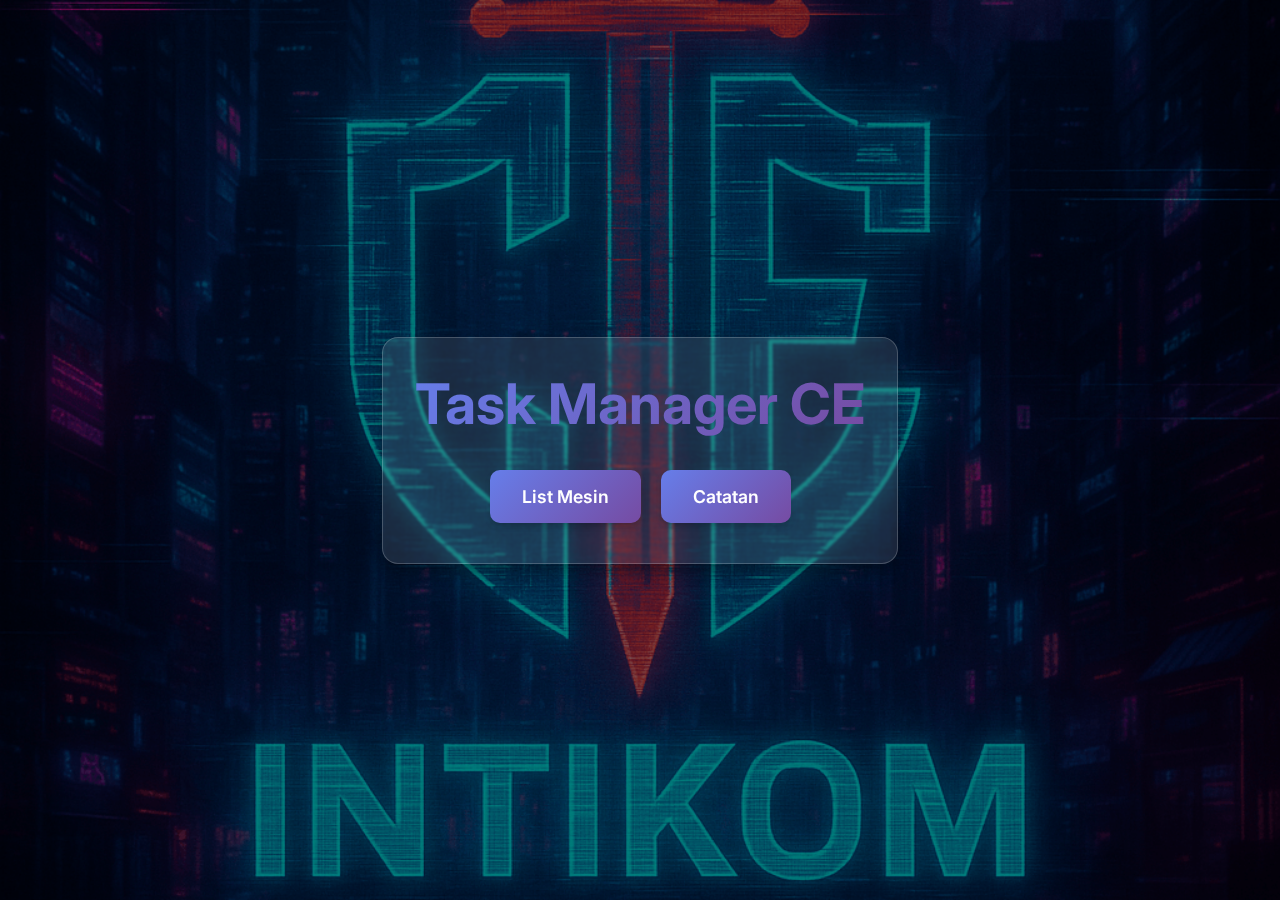
<file: index.html>
<!DOCTYPE html>
<html lang="en">
<head>
  <meta charset="UTF-8" />
  <meta name="viewport" content="width=device-width, initial-scale=1.0" />
  <title>Welcome to Task Manager</title>

  <!-- PWA Meta and Manifest -->
  <link rel="manifest" href="manifest.json" />
  <meta name="theme-color" content="#00e5ff" />
  <meta name="apple-mobile-web-app-capable" content="yes" />
  <meta name="apple-mobile-web-app-status-bar-style" content="black-translucent" />
  <meta name="apple-mobile-web-app-title" content="TaskManager" />
  <meta name="mobile-web-app-capable" content="yes" />

  <!-- Favicon and Icons -->
  <link rel="icon" type="image/png" sizes="16x16" href="icon-16x16.png" />
  <link rel="icon" type="image/png" sizes="32x32" href="icon-32x32.png" />
  <link rel="apple-touch-icon" sizes="192x192" href="icon-192x192.png" />
  <link rel="apple-touch-icon" sizes="512x512" href="icon-512x512.png" />

  <!-- Styles -->
  <style>
    @import url('https://fonts.googleapis.com/css2?family=Inter:wght@300;400;500;600;700&display=swap');

    :root {
      --primary-color: #6366f1;
      --primary-hover: #4f46e5;
      --text-color: #ffffff;
      --bg-color: rgba(0, 0, 0, 0.5);
      --card-bg: rgba(255, 255, 255, 0.1);
      --border-color: rgba(255, 255, 255, 0.2);
      --shadow-lg: 0 10px 15px -3px rgba(0, 0, 0, 0.3);
    }

    * {
      box-sizing: border-box;
      margin: 0;
      padding: 0;
    }

    body {
      font-family: 'Inter', sans-serif;
      height: 100vh;
      display: flex;
      flex-direction: column;
      justify-content: center;
      align-items: center;
      color: var(--text-color);
      background: url('img.jpg') no-repeat center center fixed;
      background-size: cover;
      position: relative;
    }

    body::before {
      content: '';
      position: absolute;
      top: 0;
      left: 0;
      width: 100%;
      height: 100%;
      background-color: rgba(0, 0, 0, 0.5);
      z-index: -1;
    }

    .welcome-container {
      text-align: center;
      max-width: 800px;
      padding: 2rem;
      background: var(--card-bg);
      backdrop-filter: blur(1px);
      border-radius: 16px;
      border: 1px solid var(--border-color);
      box-shadow: var(--shadow-lg);
      margin: 1rem;
    }

    h1 {
      font-size: clamp(2rem, 5vw, 3.5rem);
      margin-bottom: 1.5rem;
      background: linear-gradient(135deg, #667eea 0%, #764ba2 100%);
      -webkit-background-clip: text;
      -webkit-text-fill-color: transparent;
      background-clip: text;
    }

    p {
      font-size: clamp(1rem, 2vw, 1.2rem);
      margin-bottom: 2rem;
      line-height: 1.6;
    }

    .continue-btn {
      padding: 1rem 2rem;
      border: none;
      border-radius: 10px;
      background: linear-gradient(135deg, #667eea 0%, #764ba2 100%);
      color: white;
      font-size: 1.1rem;
      font-weight: 600;
      cursor: pointer;
      transition: all 0.3s ease;
      box-shadow: 0 4px 6px -1px rgba(0, 0, 0, 0.2);
      text-decoration: none;
      display: inline-block;
      margin: 0.5rem;
    }

    .continue-btn:hover {
      transform: translateY(-3px);
      box-shadow: 0 10px 15px -3px rgba(0, 0, 0, 0.3);
      background: linear-gradient(135deg, #5a6fd1 0%, #6a4096 100%);
    }

    @media (max-width: 768px) {
      .welcome-container {
        padding: 1.5rem;
      }

      h1 {
        font-size: 2rem;
      }

      p {
        font-size: 1rem;
      }

      .continue-btn {
        padding: 0.8rem 1.5rem;
        font-size: 1rem;
      }
    }

    /* Modal */
    .modal {
      display: none;
      position: fixed;
      z-index: 9999;
      left: 0;
      top: 0;
      width: 100%;
      height: 100%;
      background-color: rgba(0, 0, 0, 0.6);
      justify-content: center;
      align-items: center;
    }

    .modal-content {
      background: #fff;
      color: #333;
      padding: 20px 30px;
      border-radius: 10px;
      font-size: 18px;
      font-weight: 500;
      box-shadow: 0 8px 16px rgba(0, 0, 0, 0.3);
    }
  </style>
</head>
<body>
  <div class="welcome-container">
    <h1>
      <a href="admin.html" style="text-decoration: none; color: inherit; cursor: pointer;">Task Manager CE</a>
    </h1>
    <a href="app.html" class="continue-btn">List Mesin</a>
    <a href="app1.html" class="continue-btn">Catatan</a>
  </div>

  <!-- MODAL -->
  <div id="myModal" class="modal">
    <div class="modal-content">
      <p>Halaman dimuat ulang</p>
    </div>
  </div>

  <!-- TAP 5X SCRIPT -->
  <script>
    let tapCount = 0;
    let tapTimer;

    document.body.addEventListener("click", () => {
      tapCount++;
      clearTimeout(tapTimer);
      tapTimer = setTimeout(() => tapCount = 0, 1000);

      if (tapCount === 5) {
        tapCount = 0;
        showModal();
      }
    });

    function showModal() {
      const modal = document.getElementById("myModal");
      modal.style.display = "flex";

      setTimeout(() => {
        modal.style.display = "none";
        location.reload();
      }, 1500);
    }
  </script>

  <!-- PWA Script: Service Worker + Install Prompt -->
  <script>
    if ('serviceWorker' in navigator) {
      navigator.serviceWorker.register('/EPS/sw.js')
        .then((reg) => console.log('Service Worker registered from index.html', reg))
        .catch((err) => console.error('SW registration failed', err));
    }

    let deferredPrompt;
    window.addEventListener('beforeinstallprompt', (e) => {
      e.preventDefault();
      deferredPrompt = e;
      console.log('Install prompt available');
      // Tampilkan tombol install jika ingin
    });

    window.addEventListener('appinstalled', () => {
      console.log('App installed from index.html');
    });
  </script>
</body>
</html>
</file>
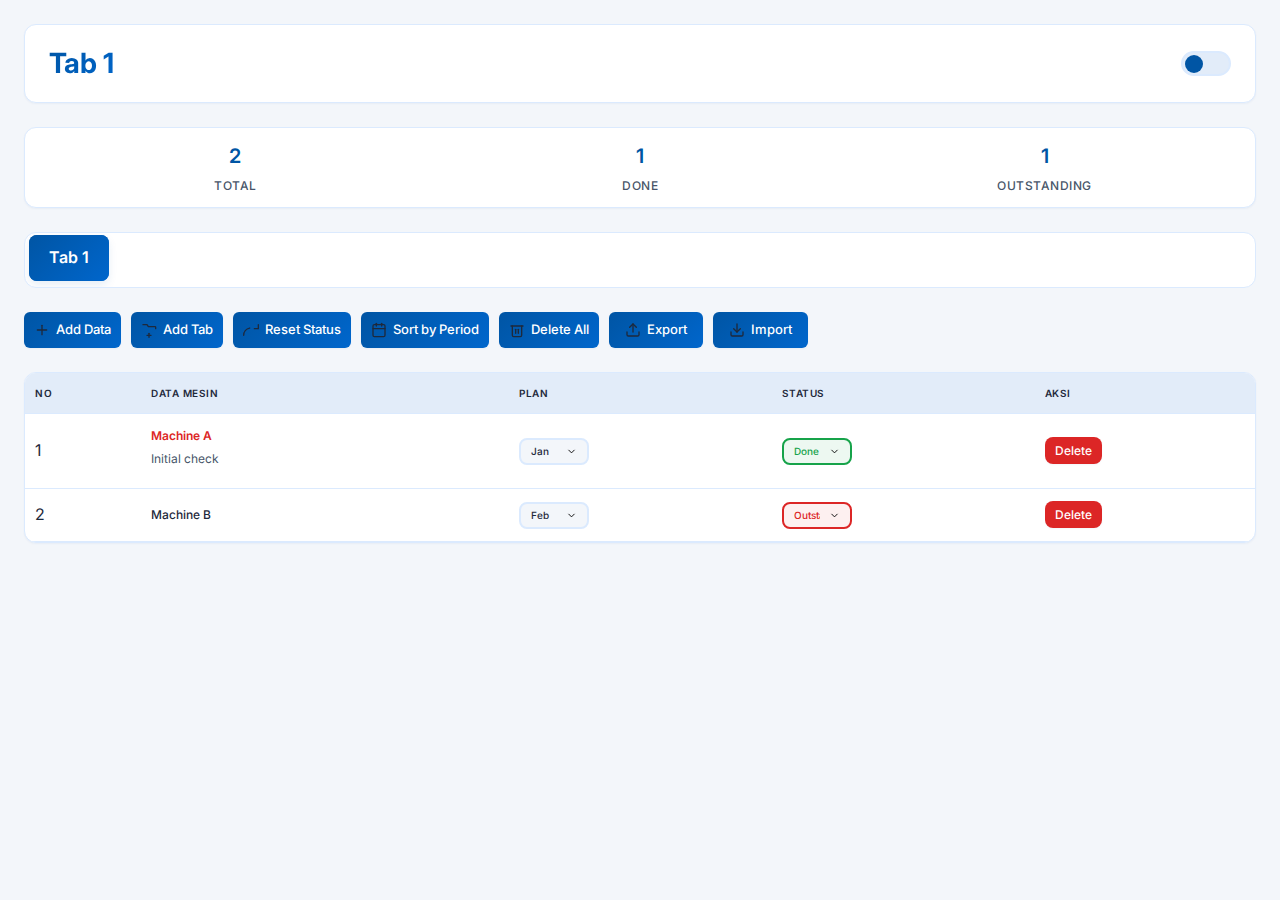
<file: app.html>
<!DOCTYPE html>
<html lang="en">
<head>
    <meta charset="UTF-8">
    <meta name="viewport" content="width=device-width, initial-scale=1.0">
    <title>Task Manager - Multi Tab</title>
    <link rel="stylesheet" href="styles.css">
    <link id="theme-link" rel="stylesheet" href="theme-light.css">

    <!-- PWA Manifest -->
    <link rel="manifest" href="manifest.json">
    <meta name="theme-color" content="#00e5ff">
    <meta name="apple-mobile-web-app-capable" content="yes">
    <meta name="apple-mobile-web-app-status-bar-style" content="black-translucent">
    <meta name="apple-mobile-web-app-title" content="TaskManager">
    <meta name="mobile-web-app-capable" content="yes">
    <meta name="description" content="Multi-tab task management application with offline support">

    <!-- Favicon and Icons -->
    <link rel="icon" type="image/png" sizes="16x16" href="icon-16x16.png">
    <link rel="icon" type="image/png" sizes="32x32" href="icon-32x32.png">
    <link rel="apple-touch-icon" sizes="192x192" href="icon-192x192.png">
    <link rel="apple-touch-icon" sizes="512x512" href="icon-512x512.png">
</head>
<body>
    <div class="container">
        <div class="header">
            <h1 onclick="renameTab()" title="Click to rename tab">Tab 1</h1>
            <div class="theme-toggle" onclick="toggleTheme()" title="Toggle Dark/Light Mode"></div>
        </div>

        <div class="stats" id="stats">
            <div class="stat-item">
                <div class="stat-number" id="totalStat">0</div>
                <div class="stat-label">Total</div>
            </div>
            <div class="stat-item">
                <div class="stat-number" id="doneStat">0</div>
                <div class="stat-label">Done</div>
            </div>
            <div class="stat-item">
                <div class="stat-number" id="outstandingStat">0</div>
                <div class="stat-label">Outstanding</div>
            </div>
        </div>

        <div class="tabs" id="tabs">
            <div class="tab active" onclick="switchTab(0)">Tab 1</div>
        </div>

        <div class="tab-controls">
            <button onclick="showAddModal()" title="Add New Data">
                <svg xmlns="http://www.w3.org/2000/svg" width="18" height="18" fill="none" stroke="currentColor"
                     stroke-width="2" stroke-linecap="round" stroke-linejoin="round" viewBox="0 0 24 24">
                    <line x1="12" y1="5" x2="12" y2="19"/>
                    <line x1="5" y1="12" x2="19" y2="12"/>
                </svg>
                Add Data
            </button>

            <button onclick="addTab()" title="Add New Tab">
                <svg xmlns="http://www.w3.org/2000/svg" width="18" height="18" fill="none" stroke="currentColor"
                     stroke-width="2" stroke-linecap="round" stroke-linejoin="round" viewBox="0 0 24 24">
                    <path d="M3 4h6l2 3h10a1 1 0 0 1 1 1v2"/>
                    <line x1="12" y1="17" x2="12" y2="23"/>
                    <line x1="9" y1="20" x2="15" y2="20"/>
                </svg>
                Add Tab
            </button>

            <button onclick="resetStatus()" title="Reset All Status">
                <svg xmlns="http://www.w3.org/2000/svg" width="18" height="18" fill="none" stroke="currentColor"
                     stroke-width="2" stroke-linecap="round" stroke-linejoin="round" viewBox="0 0 24 24">
                    <polyline points="23 4 23 10 17 10"/>
                    <path d="M1 20a11 11 0 0 1 9-10.95"/>
                </svg>
                Reset Status
            </button>

            <button onclick="sortByPeriod()" title="Sort by Period">
                <svg xmlns="http://www.w3.org/2000/svg" width="18" height="18" fill="none" stroke="currentColor"
                     stroke-width="2" stroke-linecap="round" stroke-linejoin="round" viewBox="0 0 24 24">
                    <rect x="3" y="4" width="18" height="18" rx="2"/>
                    <line x1="16" y1="2" x2="16" y2="6"/>
                    <line x1="8" y1="2" x2="8" y2="6"/>
                    <line x1="3" y1="10" x2="21" y2="10"/>
                </svg>
                Sort by Period
            </button>

            <button onclick="deleteAll()" title="Delete All Data">
                <svg xmlns="http://www.w3.org/2000/svg" width="18" height="18" fill="none" stroke="currentColor"
                     stroke-width="2" stroke-linecap="round" stroke-linejoin="round" viewBox="0 0 24 24">
                    <polyline points="3 6 5 6 21 6"/>
                    <path d="M19 6v14a2 2 0 0 1-2 2H7a2 2 0 0 1-2-2V6"/>
                    <line x1="10" y1="11" x2="10" y2="17"/>
                    <line x1="14" y1="11" x2="14" y2="17"/>
                </svg>
                Delete All
            </button>

            

            <button id="removeTabBtn" onclick="removeTab()" title="Remove Current Tab">
                <svg xmlns="http://www.w3.org/2000/svg" width="18" height="18" fill="none" stroke="currentColor"
                     stroke-width="2" stroke-linecap="round" stroke-linejoin="round" viewBox="0 0 24 24">
                    <path d="M3 4h6l2 3h10a1 1 0 0 1 1 1v2"/>
                    <line x1="15" y1="15" x2="21" y2="21"/>
                    <line x1="21" y1="15" x2="15" y2="21"/>
                </svg>
                Remove Tab
            </button>

            <button id="exportBtn" onclick="exportData()" title="Export Data to JSON">
                <svg xmlns="http://www.w3.org/2000/svg" width="18" height="18" fill="none" stroke="currentColor"
                     stroke-width="2" stroke-linecap="round" stroke-linejoin="round" viewBox="0 0 24 24">
                    <path d="M21 15v4a2 2 0 0 1-2 2H5a2 2 0 0 1-2-2v-4"/>
                    <polyline points="17 8 12 3 7 8"/>
                    <line x1="12" y1="3" x2="12" y2="15"/>
                </svg>
                Export
            </button>

            <button id="importBtn" onclick="document.getElementById('importFile').click()" title="Import Data from JSON">
                <svg xmlns="http://www.w3.org/2000/svg" width="18" height="18" fill="none" stroke="currentColor"
                     stroke-width="2" stroke-linecap="round" stroke-linejoin="round" viewBox="0 0 24 24">
                    <path d="M21 15v4a2 2 0 0 1-2 2H5a2 2 0 0 1-2-2v-4"/>
                    <polyline points="7 10 12 15 17 10"/>
                    <line x1="12" y1="15" x2="12" y2="3"/>
                </svg>
                Import
            </button>

            <input type="file" id="importFile" style="display: none;" accept=".json" onchange="importData(event)">
        </div>

        <div class="table-container">
            <table id="dataTable">
                <thead>
                    <tr>
                        <th>No</th>
                        <th>Data Mesin</th>
                        <th>Plan</th>
                        <th>Status</th>
                        <th>Aksi</th>
                    </tr>
                </thead>
                <tbody id="tableBody"></tbody>
            </table>
        </div>

        <!-- Add/Edit Data Modal -->
        <div class="modal" id="addModal">
            <div class="modal-content">
                <h2 id="modalTitle">Add Data</h2>
                <input type="text" id="machineData" placeholder="Data Mesin" required>
                <input type="text" id="notes" placeholder="Notes">
                <div class="loader" id="loader"></div>
                <div class="modal-buttons">
                    <button class="btn-secondary" onclick="closeModal()">Cancel</button>
                    <button onclick="saveData()">Save</button>
                </div>
            </div>
        </div>

        <!-- Rename Tab Modal -->
        <div class="modal" id="renameModal">
            <div class="modal-content">
                <h2>Rename Tab</h2>
                <input type="text" id="newTabName" placeholder="New Tab Name" required>
                <div class="loader" id="renameLoader"></div>
                <div class="modal-buttons">
                    <button class="btn-secondary" onclick="closeRenameModal()">Cancel</button>
                    <button onclick="confirmRenameTab()">Save</button>
                </div>
            </div>
        </div>

        <!-- Confirmation Modal -->
        <div class="modal" id="confirmModal">
            <div class="modal-content confirm-modal-content">
                <h2 id="confirmTitle">Confirm</h2>
                <p id="confirmMessage"></p>
                <div class="modal-buttons">
                    <button class="btn-secondary" onclick="closeConfirmModal()">Cancel</button>
                    <button id="confirmActionBtn" onclick="executeConfirmedAction()">Confirm</button>
                </div>
            </div>
        </div>

        <!-- PWA Install Banner -->
        <div id="installBanner" class="install-banner" style="display: none;">
            <div class="install-banner-content">
                <span>📱 Install this app for better experience!</span>
                <button onclick="installPWA()" class="install-btn">Install</button>
                <button onclick="dismissInstallBanner()" class="dismiss-btn">×</button>
            </div>
        </div>
    </div>

    <script src="script.js"></script>
    <script>
        // Register service worker
        if ('serviceWorker' in navigator) {
            window.addEventListener('load', () => {
                navigator.serviceWorker.register('/EPS/sw.js')
                    .then((registration) => {
                        console.log('SW registered: ', registration);
                    })
                    .catch((registrationError) => {
                        console.log('SW registration failed: ', registrationError);
                    });
            });
        }

        // PWA Install functionality
        let deferredPrompt;

        window.addEventListener('beforeinstallprompt', (e) => {
            e.preventDefault();
            deferredPrompt = e;
            showInstallBanner();
        });

        function showInstallBanner() {
            const banner = document.getElementById('installBanner');
            banner.style.display = 'block';
        }

        function installPWA() {
            if (deferredPrompt) {
                deferredPrompt.prompt();
                deferredPrompt.userChoice.then((choiceResult) => {
                    if (choiceResult.outcome === 'accepted') {
                        console.log('User accepted the install prompt');
                    }
                    deferredPrompt = null;
                    dismissInstallBanner();
                });
            }
        }

        function dismissInstallBanner() {
            const banner = document.getElementById('installBanner');
            banner.style.display = 'none';
        }

        window.addEventListener('appinstalled', (evt) => {
            console.log('App installed');
            dismissInstallBanner();
        });
    </script>
</body>
</html>
</file>
<file: styles.css>
@import url('https://fonts.googleapis.com/css2?family=Inter:wght@300;400;500;600;700&display=swap');

* {
    box-sizing: border-box;
    margin: 0;
    padding: 0;
}

.tab-controls button {
  display: flex;
  align-items: center;
  gap: 6px;
    padding: 6px 10px;
  font-size: 13px;
  font-weight: 500;
  line-height: 1;
  border-radius: 6px;
  background: var(--gradient-primary);
  color: white;
  border: none;
  cursor: pointer;
  transition: all 0.2s ease;
}

.tab-controls svg {
  stroke: var(--text-color);
    width: 16px;
  height: 16px;
}

body {
    font-family: 'Inter', 'Segoe UI', 'Robot', sans-serif;
    background: var(--bg-color);
    color: var(--text-color);
    transition: all 0.3s ease;
    font-size: clamp(14px, 2vw, 16px);
    line-height: 1.6;
    min-height: 100vh;
    -webkit-text-size-adjust: 100%;
    text-size-adjust: 100%;
}

.container {
    max-width: 1400px;
    margin: 0 auto;
    padding: 24px;
}

@import url('https://fonts.googleapis.com/css2?family=Inter:wght@300;400;500;600;700&display=swap');

* {
    box-sizing: border-box;
    margin: 0;
    padding: 0;
}

body {
    font-family: 'Inter', 'Segoe UI', 'Robot', sans-serif;
    background: var(--bg-color);
    color: var(--text-color);
    transition: all 0.3s ease;
    font-size: clamp(14px, 2vw, 16px);
    line-height: 1.6;
    min-height: 100vh;
    -webkit-text-size-adjust: 100%;
    text-size-adjust: 100%;
}

.container {
    max-width: 1400px;
    margin: 0 auto;
    padding: 24px;
}

@media (max-width: 768px) {
  .container {
    width: 100%;
    max-width: 100%;
    padding: 12px;
    margin: 0;
  }

  .table-container,
  .stats,
  .header,
  .tabs,
  .tab-controls {
    width: 100%;
    padding: 12px;
    box-sizing: border-box;
  }

  .tab {
    padding: 8px 10px;
    font-size: 13px;
  }

  .tab-controls button {
    padding: 8px 12px;
    font-size: 13px;
  }

  .modal-content {
    width: 95%;
    max-width: 95%;
    padding: 16px;
  }
}

.header {
    display: flex;
    justify-content: space-between;
    align-items: center;
    margin-bottom: 24px;
    padding: 16px 24px;
    background: var(--card-bg);
    border-radius: 12px;
    box-shadow: var(--shadow-sm);
    border: 1px solid var(--border-color);
}

.header h1 {
    cursor: pointer;
    margin: 0;
    font-size: clamp(20px, 4vw, 28px);
    font-weight: 700;
    background: var(--gradient-primary);
    -webkit-background-clip: text;
    -webkit-text-fill-color: transparent;
    background-clip: text;
    transition: all 0.3s ease;
}

body.dark .header h1 {
    background: none;
    -webkit-background-clip: initial;
    background-clip: initial;
    -webkit-text-fill-color: var(--header-text-color);
    color: var(--header-text-color);
}

.header h1:hover {
    transform: translateY(-2px);
}

.theme-toggle {
    position: relative;
    width: 50px;
    height: 25px;
    background: var(--secondary-color);
    border-radius: 50px;
    border: 2px solid var(--border-color);
    cursor: pointer;
    transition: all 0.3s ease;
}

.theme-toggle::before {
    content: '';
    position: absolute;
    top: 2px;
    left: 2px;
    width: 18px;
    height: 18px;
    background: var(--primary-color);
    border-radius: 50%;
    transition: all 0.3s ease;
}

body.dark .theme-toggle::before {
    transform: translateX(24px);
}

.stats {
    display: flex;
    gap: 16px;
    margin-bottom: 24px;
    padding: 12px 16px;
    background: var(--card-bg);
    border-radius: 12px;
    box-shadow: var(--shadow-sm);
    border: 1px solid var(--border-color);
}

.stat-item {
    display: flex;
    flex-direction: column;
    align-items: center;
    gap: 4px;
    flex: 1;
}

.stat-number {
    font-size: clamp(16px, 3vw, 20px);
    font-weight: 600;
    color: var(--primary-color);
}

.stat-label {
    font-size: 12px;
    color: var(--text-secondary);
    text-transform: uppercase;
    letter-spacing: 0.5px;
    font-weight: 500;
}

.tabs {
    display: flex;
    gap: 8px;
    margin-bottom: 24px;
    overflow-x: auto;
    padding: 4px;
    background: var(--card-bg);
    border-radius: 12px;
    border: 1px solid var(--border-color);
}

.tab {
    padding: 10px 20px;
    background: transparent;
    border-radius: 8px;
    cursor: pointer;
    transition: all 0.3s ease;
    font-weight: 500;
    color: var(--text-secondary);
    white-space: nowrap;
    position: relative;
    overflow: hidden;
    display: flex;
    justify-content: center;
    align-items: center;
    text-align: center;
}

.tab::before {
    content: '';
    position: absolute;
    top: 0;
    left: 0;
    right: 0;
    bottom: 0;
    background: var(--gradient-primary);
    opacity: 0;
    transition: all 0.3s ease;
    z-index: -1;
}

.tab.active {
    color: white;
    color: var(--header-text-color, white);
    transform: translateY(-2px);
    box-shadow: var(--shadow-md);
}

.tab.active::before {
    opacity: 1;
}

.tab:hover:not(.active) {
    background: var(--secondary-color);
    transform: translateY(-1px);
}

.tab-controls {
    display: flex;
    gap: 10px;
    justify-content: flex-start;
    margin-bottom: 24px;
    flex-wrap: wrap;
}

button {
    padding: clamp(10px, 1.5vw, 12px) clamp(16px, 2vw, 20px);
    border: none;
    border-radius: 8px;
    cursor: pointer;
    background: var(--gradient-primary);
    color: white;
    transition: all 0.3s ease;
    font-size: clamp(13px, 1.8vw, 14px);
    font-weight: 500;
    font-family: inherit;
    position: relative;
    overflow: hidden;
    box-shadow: var(--shadow-sm);
}

button::before {
    content: '';
    position: absolute;
    top: 0;
    left: -100%;
    width: 100%;
    height: 100%;
    background: linear-gradient(90deg, transparent, rgba(255,255,255,0.2), transparent);
    transition: left 0.5s;
}

button:hover::before {
    left: 100%;
}

button:hover {
    transform: translateY(-2px);
    box-shadow: var(--shadow-md);
}

button:active {
    transform: translateY(0);
}

#removeTabBtn, #exportBtn, #importBtn {
    padding: clamp(8px, 1.5vw, 10px) clamp(12px, 1.8vw, 16px);
    font-size: clamp(12px, 1.6vw, 13px);
}

.table-container {
    background: var(--card-bg);
    border-radius: 12px;
    overflow: hidden;
    box-shadow: var(--shadow-sm);
    border: 1px solid var(--border-color);
    margin-bottom: 24px;
}

table {
    width: 100%;
    border-collapse: collapse;
    table-layout: fixed;
}

th, td {
    padding: 12px 10px;
    text-align: left;
    border-bottom: 1px solid var(--border-color);
    word-wrap: break-word;
    overflow: hidden;
}

th {
    background: var(--secondary-color);
    font-weight: 600;
    color: var(--header-text-color) var(--text-color);
    text-transform: uppercase;
    letter-spacing: 0.5px;
    font-size: 10px;
    position: sticky;
    top: 0;
    z-index: 10;
}

tr:hover {
    background: rgba(99, 102, 241, 0.05);
}

/* Kolom layout */
th:nth-child(1), td:nth-child(1) { width: 12%; padding-left: center;}
th:nth-child(2), td:nth-child(2) { width: 35%; padding-left: 0px; }
th:nth-child(3), td:nth-child(3) { width: 25%; padding-left: 0px; }
th:nth-child(4), td:nth-child(4) { width: 25%; padding-left: 0px; }
th:nth-child(5), td:nth-child(5) { width: 20%; padding-left: 0px; }

.machine-data {
    cursor: pointer;
    color: var(--text-color);
    font-weight: 500;
    transition: all 0.3s ease;
    display: block;
    font-size: 12px;
}

.machine-data:hover {
    color: var(--primary-color);
}

.machine-data.has-notes {
    color: var(--danger-color);
    font-weight: 600;
}

.notes-marquee {
    display: inline-block;
    white-space: nowrap;
    overflow: hidden;
    animation: marquee 10s linear infinite;
    font-size: 12px;
    color: var(--text-secondary);
    margin-top: 4px;
    width: 150%;
}

@keyframes marquee {
    0% { transform: translateX(100%); }
    100% { transform: translateX(-100%); }
}

select {
    -webkit-appearance: none;
    -moz-appearance: none;
    appearance: none;
    width: 70px;
    min-width: 10px;
    height: auto;
    line-height: 1.3;
    padding: 5px 30px 5px 10px;
    font-size: 10px;
    font-weight: 500;
    font-family: inherit;
    color: var(--text-color);
    background: var(--bg-color);
    border: 2px solid var(--border-color);
    border-radius: 8px;
    cursor: pointer;
    transition: all 0.3s ease;
    background-image: url("data:image/svg+xml,%3csvg xmlns='http://www.w3.org/2000/svg' fill='none' stroke='currentColor' stroke-width='2' stroke-linecap='round' stroke-linejoin='round' viewBox='0 0 24 24'%3e%3cpolyline points='6 9 12 15 18 9'/%3e%3c/svg%3e");
    background-repeat: no-repeat;
    background-position: right 10px center;
    background-size: 11px;
}

select:focus {
    outline: none;
    border-color: var(--primary-color);
    box-shadow: 0 0 0 3px rgba(99, 102, 241, 0.1);
}

select.status-done {
    color: var(--success-color);
    border-color: var(--success-color);
    background-color: var(--status-done-bg, var(--bg-color));
}

select.status-outstanding {
    color: var(--danger-color);
    border-color: var(--danger-color);
    background-color: var(--status-outstanding-bg, var(--bg-color));
}

.modal {
    display: none;
    position: fixed;
    top: 0;
    left: 0;
    width: 100%;
    height: 100%;
    background: rgba(0,0,0,0.6);
    backdrop-filter: blur(4px);
    align-items: center;
    justify-content: center;
    z-index: 1000;
    animation: fadeIn 0.3s ease;
}

@keyframes fadeIn {
    from { opacity: 0; }
    to { opacity: 1; }
}

.modal-content {
    background: var(--bg-color);
    padding: 24px;
    border-radius: 16px;
    width: 90%;
    max-width: 500px;
    box-shadow: var(--shadow-lg);
    border: 1px solid var(--border-color);
    animation: slideUp 0.3s ease;
}

.confirm-modal-content {
    max-width: 400px;
}

@keyframes slideUp {
    from { transform: translateY(20px); opacity: 0; }
    to { transform: translateY(0); opacity: 1; }
}

.modal h2 {
    margin: 0 0 20px 0;
    font-size: 20px;
    font-weight: 700;
    color: var(--text-color);
}

input {
    width: 100%;
    padding: 12px 14px;
    margin: 10px 0;
    border: 2px solid var(--border-color);
    border-radius: 10px;
    background: var(--card-bg);
    color: var(--text-color);
    font-family: inherit;
    font-size: 14px;
    transition: all 0.3s ease;
}

input:focus {
    outline: none;
    border-color: var(--primary-color);
    box-shadow: 0 0 0 3px rgba(99, 102, 241, 0.1);
}

input::placeholder {
    color: var(--text-secondary);
}

.loader {
    border: 4px solid var(--border-color);
    border-top: 4px solid var(--primary-color);
    border-radius: 50%;
    width: 36px;
    height: 36px;
    animation: spin 1s linear infinite;
    margin: 20px auto;
    display: none;
}

@keyframes spin {
    0% { transform: rotate(0deg); }
    100% { transform: rotate(360deg); }
}

.modal-buttons {
    display: flex;
    gap: 10px;
    justify-content: flex-end;
    margin-top: 20px;
}

.btn-secondary {
    background: var(--secondary-color);
    color: var(--text-color);
    border: 2px solid var(--border-color);
}

.btn-secondary:hover {
    background: var(--border-color);
}

.delete-btn {
    background: var(--danger-color);
    font-size: 12px;
    padding: 6px 10px;
}

#confirmMessage {
    margin: 15px 0;
    color: var(--text-color);
    line-height: 1.5;
    font-size: 14px;
}

#confirmActionBtn {
    min-width: 80px;
}

button.danger-btn {
    background: var(--danger-color);
}

button.danger-btn:hover {
    background: #dc2626;
}

button.success-btn {
    background: var(--success-color);
}

button.success-btn:hover {
    background: #059669;
}

::-webkit-scrollbar {
    width: 6px;
    height: 6px;
}

::-webkit-scrollbar-track {
    background: var(--secondary-color);
    border-radius: 4px;
}

::-webkit-scrollbar-thumb {
    background: var(--primary-color);
    border-radius: 4px;
}

::-webkit-scrollbar-thumb:hover {
    background: var(--primary-hover);
}

.header {
    display: flex;
    justify-content: space-between;
    align-items: center;
    margin-bottom: 24px;
    padding: 16px 24px;
    background: var(--card-bg);
    border-radius: 12px;
    box-shadow: var(--shadow-sm);
    border: 1px solid var(--border-color);
}

.header h1 {
    cursor: pointer;
    margin: 0;
    font-size: clamp(20px, 4vw, 28px);
    font-weight: 700;
    background: var(--gradient-primary);
    -webkit-background-clip: text;
    -webkit-text-fill-color: transparent;
    background-clip: text;
    transition: all 0.3s ease;
}

body.dark .header h1 {
    background: none;
    -webkit-background-clip: initial;
    background-clip: initial;
    -webkit-text-fill-color: var(--header-text-color);
    color: var(--header-text-color);
}

.header h1:hover {
    transform: translateY(-2px);
}

.theme-toggle {
    position: relative;
    width: 50px;
    height: 25px;
    background: var(--secondary-color);
    border-radius: 50px;
    border: 2px solid var(--border-color);
    cursor: pointer;
    transition: all 0.3s ease;
}

.theme-toggle::before {
    content: '';
    position: absolute;
    top: 2px;
    left: 2px;
    width: 18px;
    height: 18px;
    background: var(--primary-color);
    border-radius: 50%;
    transition: all 0.3s ease;
}

body.dark .theme-toggle::before {
    transform: translateX(24px);
}

.stats {
    display: flex;
    gap: 16px;
    margin-bottom: 24px;
    padding: 12px 16px;
    background: var(--card-bg);
    border-radius: 12px;
    box-shadow: var(--shadow-sm);
    border: 1px solid var(--border-color);
}

.stat-item {
    display: flex;
    flex-direction: column;
    align-items: center;
    gap: 4px;
    flex: 1;
}

.stat-number {
    font-size: clamp(16px, 3vw, 20px);
    font-weight: 600;
    color: var(--primary-color);
}

.stat-label {
    font-size: 12px;
    color: var(--text-secondary);
    text-transform: uppercase;
    letter-spacing: 0.5px;
    font-weight: 500;
}

.tabs {
    display: flex;
    gap: 8px;
    margin-bottom: 24px;
    overflow-x: auto;
    padding: 4px;
    background: var(--card-bg);
    border-radius: 12px;
    border: 1px solid var(--border-color);
}

.tab {
    padding: 10px 20px;
    background: transparent;
    border-radius: 8px;
    cursor: pointer;
    transition: all 0.3s ease;
    font-weight: 500;
    color: var(--text-secondary);
    white-space: nowrap;
    position: relative;
    overflow: hidden;
    display: flex;
    justify-content: center;
    align-items: center;
    text-align: center;
}

.tab::before {
    content: '';
    position: absolute;
    top: 0;
    left: 0;
    right: 0;
    bottom: 0;
    background: var(--gradient-primary);
    opacity: 0;
    transition: all 0.3s ease;
    z-index: -1;
}

.tab.active {
    color: white;
    color: var(--header-text-color, white);
    transform: translateY(-2px);
    box-shadow: var(--shadow-md);
}

.tab.active::before {
    opacity: 1;
}

.tab:hover:not(.active) {
    background: var(--secondary-color);
    transform: translateY(-1px);
}

.tab-controls {
    display: flex;
    gap: 10px;
    justify-content: flex-start;
    margin-bottom: 24px;
    flex-wrap: wrap;
}

button {
    padding: clamp(10px, 1.5vw, 12px) clamp(16px, 2vw, 20px);
    border: none;
    border-radius: 8px;
    cursor: pointer;
    background: var(--gradient-primary);
    color: white;
    transition: all 0.3s ease;
    font-size: clamp(13px, 1.8vw, 14px);
    font-weight: 500;
    font-family: inherit;
    position: relative;
    overflow: hidden;
    box-shadow: var(--shadow-sm);
}

button::before {
    content: '';
    position: absolute;
    top: 0;
    left: -100%;
    width: 100%;
    height: 100%;
    background: linear-gradient(90deg, transparent, rgba(255,255,255,0.2), transparent);
    transition: left 0.5s;
}

button:hover::before {
    left: 100%;
}

button:hover {
    transform: translateY(-2px);
    box-shadow: var(--shadow-md);
}

button:active {
    transform: translateY(0);
}

#removeTabBtn, #exportBtn, #importBtn {
    padding: clamp(8px, 1.5vw, 10px) clamp(12px, 1.8vw, 16px);
    font-size: clamp(12px, 1.6vw, 13px);
}

.table-container {
    background: var(--card-bg);
    border-radius: 12px;
    overflow: hidden;
    box-shadow: var(--shadow-sm);
    border: 1px solid var(--border-color);
    margin-bottom: 24px;
}

table {
    width: 100%;
    border-collapse: collapse;
    table-layout: fixed;
}

th, td {
    padding: 12px 10px;
    text-align: left;
    border-bottom: 1px solid var(--border-color);
    word-wrap: break-word;
    overflow: hidden;
}

th {
    background: var(--secondary-color);
    font-weight: 600;
    color: var(--header-text-color) var(--text-color);
    text-transform: uppercase;
    letter-spacing: 0.5px;
    font-size: 10px;
    position: sticky;
    top: 0;
    z-index: 10;
}

tr:hover {
    background: rgba(99, 102, 241, 0.05);
}

/* Kolom layout */
th:nth-child(1), td:nth-child(1) { width: 12%; padding-left: center;}
th:nth-child(2), td:nth-child(2) { width: 35%; padding-left: 0px; }
th:nth-child(3), td:nth-child(3) { width: 25%; padding-left: 0px; }
th:nth-child(4), td:nth-child(4) { width: 25%; padding-left: 0px; }
th:nth-child(5), td:nth-child(5) { width: 20%; padding-left: 0px; }

.machine-data {
    cursor: pointer;
    color: var(--text-color);
    font-weight: 500;
    transition: all 0.3s ease;
    display: block;
    font-size: 12px;
}

.machine-data:hover {
    color: var(--primary-color);
}

.machine-data.has-notes {
    color: var(--danger-color);
    font-weight: 600;
}

.notes-marquee {
    display: inline-block;
    white-space: nowrap;
    overflow: hidden;
    animation: marquee 10s linear infinite;
    font-size: 12px;
    color: var(--text-secondary);
    margin-top: 4px;
    width: 150%;
}

@keyframes marquee {
    0% { transform: translateX(100%); }
    100% { transform: translateX(-100%); }
}

select {
    -webkit-appearance: none;
    -moz-appearance: none;
    appearance: none;
    width: 70px;
    min-width: 10px;
    height: auto;
    line-height: 1.3;
    padding: 5px 30px 5px 10px;
    font-size: 10px;
    font-weight: 500;
    font-family: inherit;
    color: var(--text-color);
    background: var(--bg-color);
    border: 2px solid var(--border-color);
    border-radius: 8px;
    cursor: pointer;
    transition: all 0.3s ease;
    background-image: url("data:image/svg+xml,%3csvg xmlns='http://www.w3.org/2000/svg' fill='none' stroke='currentColor' stroke-width='2' stroke-linecap='round' stroke-linejoin='round' viewBox='0 0 24 24'%3e%3cpolyline points='6 9 12 15 18 9'/%3e%3c/svg%3e");
    background-repeat: no-repeat;
    background-position: right 10px center;
    background-size: 11px;
}

select:focus {
    outline: none;
    border-color: var(--primary-color);
    box-shadow: 0 0 0 3px rgba(99, 102, 241, 0.1);
}

select.status-done {
    color: var(--success-color);
    border-color: var(--success-color);
    background-color: var(--status-done-bg, var(--bg-color));
}

select.status-outstanding {
    color: var(--danger-color);
    border-color: var(--danger-color);
    background-color: var(--status-outstanding-bg, var(--bg-color));
}

.modal {
    display: none;
    position: fixed;
    top: 0;
    left: 0;
    width: 100%;
    height: 100%;
    background: rgba(0,0,0,0.6);
    backdrop-filter: blur(4px);
    align-items: center;
    justify-content: center;
    z-index: 1000;
    animation: fadeIn 0.3s ease;
}

@keyframes fadeIn {
    from { opacity: 0; }
    to { opacity: 1; }
}

.modal-content {
    background: var(--bg-color);
    padding: 24px;
    border-radius: 16px;
    width: 90%;
    max-width: 500px;
    box-shadow: var(--shadow-lg);
    border: 1px solid var(--border-color);
    animation: slideUp 0.3s ease;
}

.confirm-modal-content {
    max-width: 400px;
}

@keyframes slideUp {
    from { transform: translateY(20px); opacity: 0; }
    to { transform: translateY(0); opacity: 1; }
}

.modal h2 {
    margin: 0 0 20px 0;
    font-size: 20px;
    font-weight: 700;
    color: var(--text-color);
}

input {
    width: 100%;
    padding: 12px 14px;
    margin: 10px 0;
    border: 2px solid var(--border-color);
    border-radius: 10px;
    background: var(--card-bg);
    color: var(--text-color);
    font-family: inherit;
    font-size: 14px;
    transition: all 0.3s ease;
}

input:focus {
    outline: none;
    border-color: var(--primary-color);
    box-shadow: 0 0 0 3px rgba(99, 102, 241, 0.1);
}

input::placeholder {
    color: var(--text-secondary);
}

.loader {
    border: 4px solid var(--border-color);
    border-top: 4px solid var(--primary-color);
    border-radius: 50%;
    width: 36px;
    height: 36px;
    animation: spin 1s linear infinite;
    margin: 20px auto;
    display: none;
}

@keyframes spin {
    0% { transform: rotate(0deg); }
    100% { transform: rotate(360deg); }
}

.modal-buttons {
    display: flex;
    gap: 10px;
    justify-content: flex-end;
    margin-top: 20px;
}

.btn-secondary {
    background: var(--secondary-color);
    color: var(--text-color);
    border: 2px solid var(--border-color);
}

.btn-secondary:hover {
    background: var(--border-color);
}

.delete-btn {
    background: var(--danger-color);
    font-size: 12px;
    padding: 6px 10px;
}

#confirmMessage {
    margin: 15px 0;
    color: var(--text-color);
    line-height: 1.5;
    font-size: 14px;
}

#confirmActionBtn {
    min-width: 80px;
}

button.danger-btn {
    background: var(--danger-color);
}

button.danger-btn:hover {
    background: #dc2626;
}

button.success-btn {
    background: var(--success-color);
}

button.success-btn:hover {
    background: #059669;
}

::-webkit-scrollbar {
    width: 6px;
    height: 6px;
}

::-webkit-scrollbar-track {
    background: var(--secondary-color);
    border-radius: 4px;
}

::-webkit-scrollbar-thumb {
    background: var(--primary-color);
    border-radius: 4px;
}

::-webkit-scrollbar-thumb:hover {
    background: var(--primary-hover);
}

tr {
    cursor: move;
    transition: all 0.3s;
}

tr.dragging {
    opacity: 0.5;
    background: #c8ebfb;
}

tr.drag-over {
    border-top: 2px solid #00e5ff;
}

tr:hover {
    background-color: #f5f5f5;
}

.dark tr:hover {
    background-color: #333;
}

.dark tr.dragging {
    background: #2a4e6c;
}

.dark tr.drag-over {
    border-top: 2px solid #00e5ff;
}
</file>
<file: theme-light.css>
:root {
  /* === BASE === */
  --bg-color: #f3f6fa;              /* Latar terang abu kebiruan */
  --card-bg: #ffffff;               /* Panel putih */
  --border-color: #dbeafe;

  /* === PRIMARY BCA === */
  --primary-color: #0055a4;         /* Biru BCA utama */
  --primary-hover: #0066cc;         /* Biru lebih cerah */
  --secondary-color: #e2ecf9;       /* Biru muda lembut */
  --gradient-primary: linear-gradient(135deg, #0055a4, #0066cc);

  /* === TEXT === */
  --text-color: #1e293b;            /* Abu gelap */
  --text-secondary: #475569;        /* Abu sedang */
  --header-text-color: #0055a4;

  /* === STATUS === */
  --success-color: #16a34a;
  --danger-color: #dc2626;
  --status-done-bg: rgba(22, 163, 74, 0.08);
  --status-outstanding-bg: rgba(220, 38, 38, 0.07);

  /* === SHADOW === */
  --shadow-sm: 0 1px 2px rgba(0, 85, 164, 0.05);
  --shadow-md: 0 4px 8px rgba(0, 85, 164, 0.1);
  --shadow-lg: 0 8px 16px rgba(0, 85, 164, 0.15);
}

/* === TAB STYLE FIX: Active tab text white === */
.tab.active {
  background: var(--gradient-primary);
  color: #ffffff !important;
  font-weight: 600;
  box-shadow: var(--shadow-md);
}


/* === BACKGROUND === 
body {
  background-image: url('img.jpg');
  background-size: cover;
  background-position: center;
  background-repeat: no-repeat;
  background-attachment: fixed;
  background-color: #0a0a1a;
  color: var(--text-color);
}
</file>
